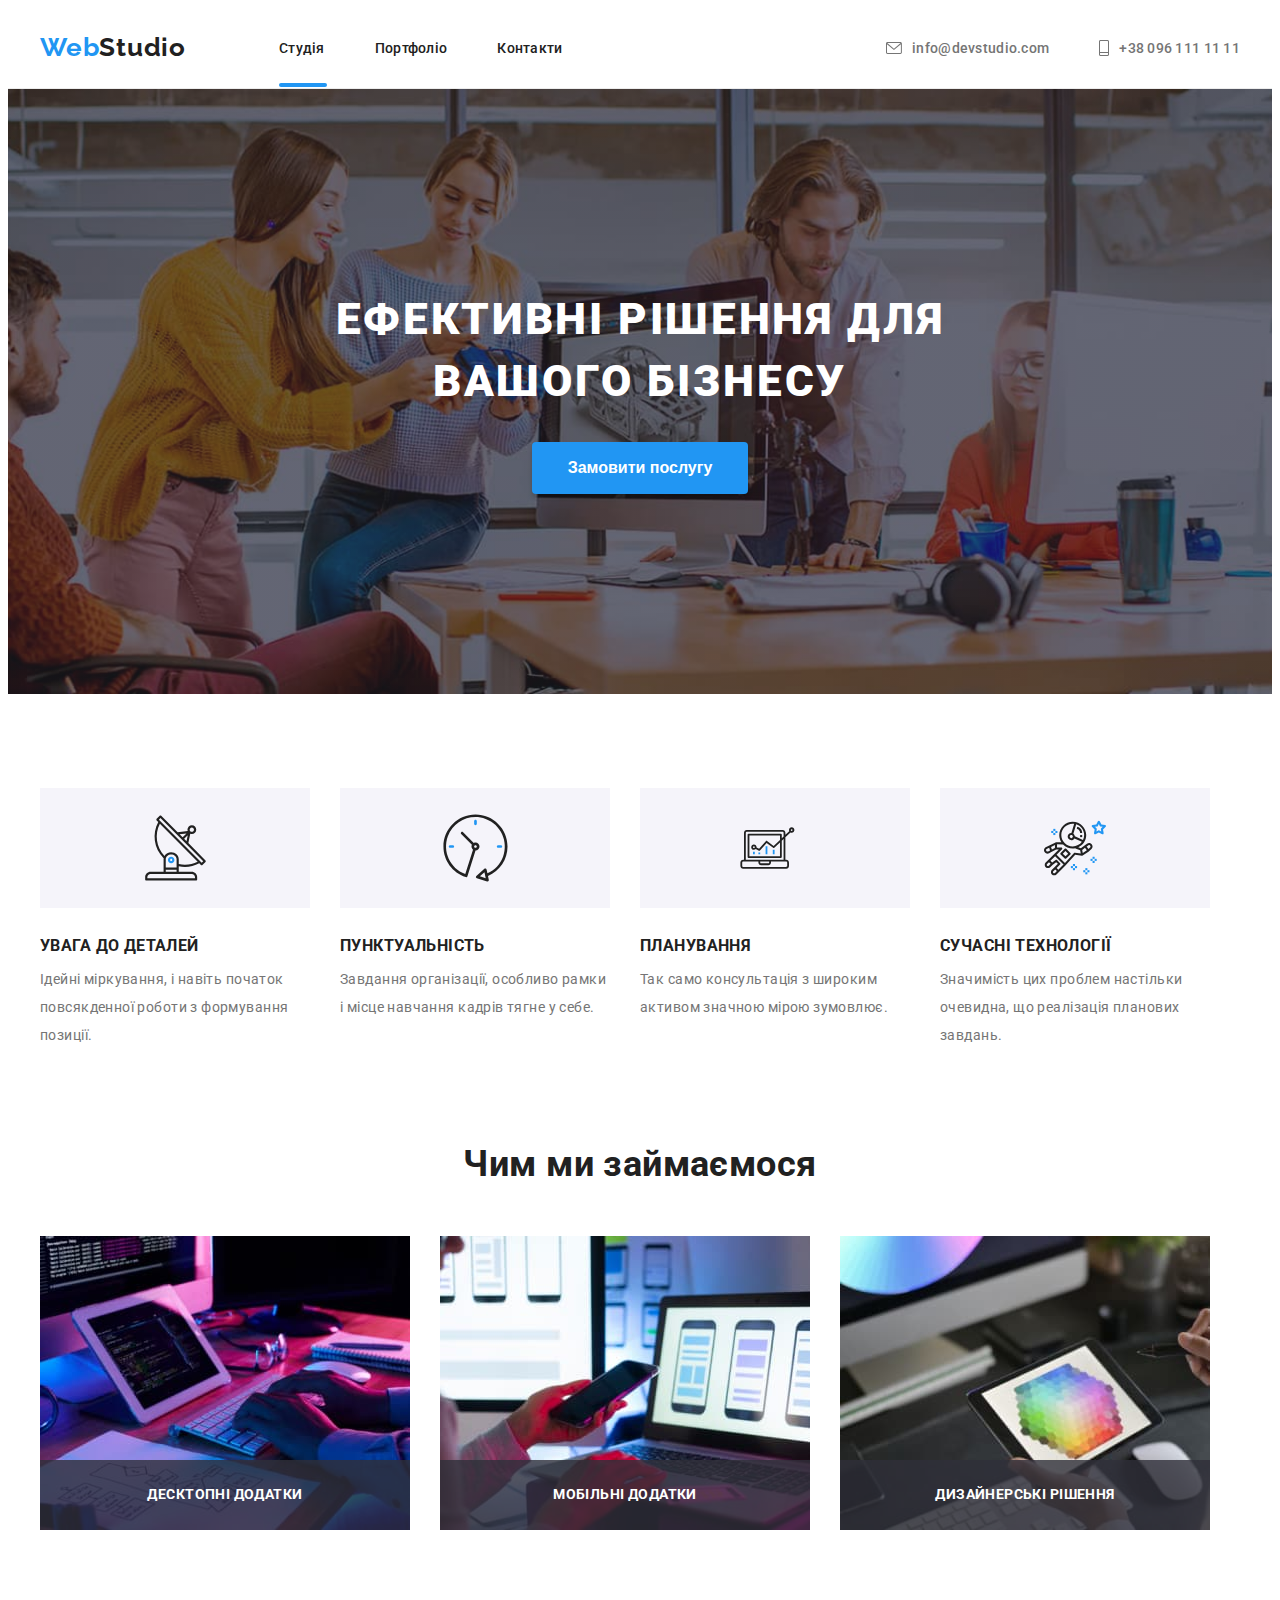
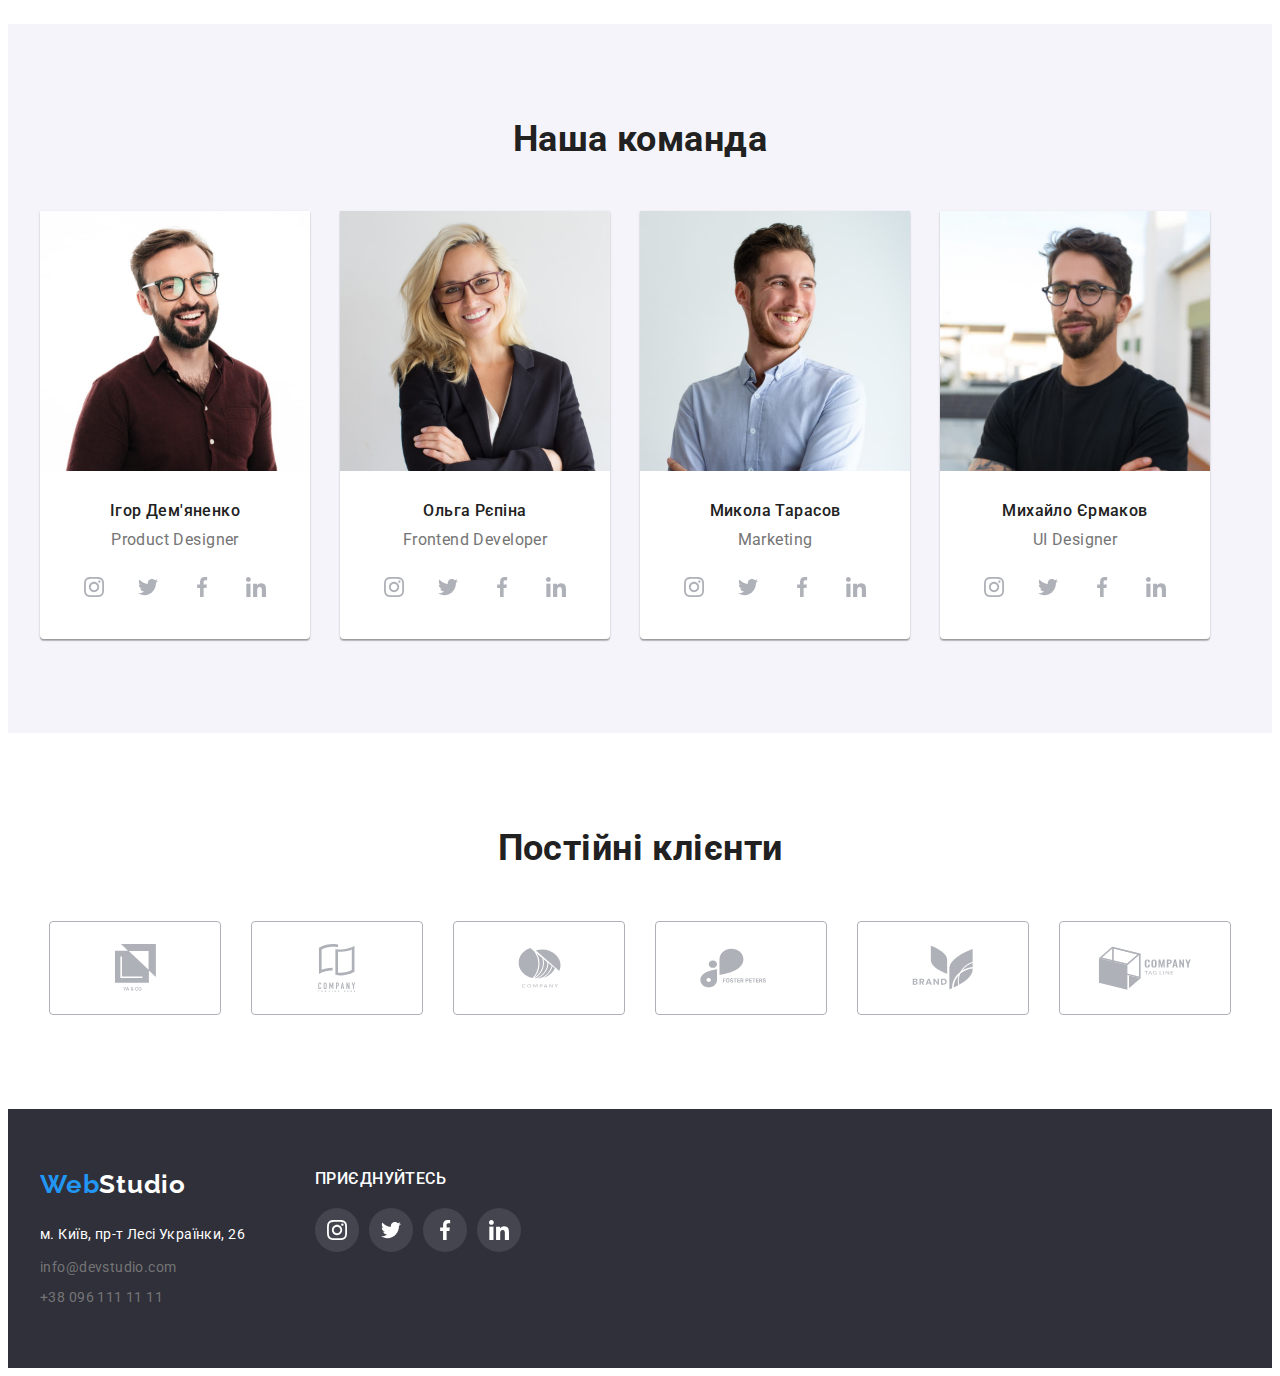
<file: index.html>
<!DOCTYPE html>
<html lang="uk">
<head>
  <title>WebStudio</title>
  <meta http-equiv="Content-Type" content="text/html;charset=UTF-8">
  <link href="https://fonts.googleapis.com/css2?family=Raleway:wght@700&family=Roboto:wght@400;500;700;900&display=swap" rel="stylesheet">
  <link rel="stylesheet" href="https://cdnjs.cloudflare.com/ajax/libs/modern-normalize/1.1.0/modern-normalize.min.css" integrity="sha512-wpPYUAdjBVSE4KJnH1VR1HeZfpl1ub8YT/NKx4PuQ5NmX2tKuGu6U/JRp5y+Y8XG2tV+wKQpNHVUX03MfMFn9Q==" crossorigin="anonymous" referrerpolicy="no-referrer" />
  <link rel="stylesheet" href="css/style.css">
  <meta name="viewport" content="width=device-width, initial-scale=1.0, maximum-scale=1.0, user-skalable=0">
  <link rel="shortcut icon" href="./images/ico/logo.ico">
</head>
<body>
<header class="header">
  <div class="container main-nav">
    <nav class="header-menu">
      <a class="menu-logo" href="./index.html"><span class="logo-blue">Web</span>Studio</a>
      <ul class="menu-list">
        <li class="menu-item">
          <a class="menu-link active included" href="./index.html">Студія</a>
        </li>
        <li class="menu-item">
          <a class="menu-link active" href="./portfolio.html">Портфоліо</a>
        </li>
        <li class="menu-item">
          <a class="menu-link active" href="">Контакти</a>
        </li>
      </ul>
    </nav>
    <ul class="menu-list">
      <li class="menu-contacts">
        <a class="active" href="mailto:info@devstudio.com">
          <svg class="menu-logo-email">
            <use href="./images/symbol-defs.svg#mail"></use>
          </svg>
          info@devstudio.com
        </a>
      </li>
      <li class="menu-contacts">
        <a class="active" href="tel:+380961111111">
          <svg class="menu-logo-phone">
            <use href="./images/symbol-defs.svg#phone"></use>
          </svg>
          +38 096 111 11 11
        </a>
      </li>
    </ul>
  </div>
</header>
<main>
<section class="hero hero-bg">
    <div class="container">
      <h1 class="hero-title">Ефективні рішення для вашого бізнесу</h1>
      <button class="hero-button" type="button">Замовити послугу</button>
    </div>
</section>
<section class="benefits">
  <div class="container">
    <ul class="benefits-list">
      <li class="benefits-item">
       <div class="benefits-icon-bg">
        <svg class="benefits-icon" width="65" height="70">
          <use href="./images/symbol-defs.svg#radio"></use>
        </svg>
       </div>
        <h3 class="benefits-title">УВАГА ДО ДЕТАЛЕЙ</h3>
        <p class="benefits-text">
          Ідейні міркування, і навіть початок повсякденної роботи з формування позиції.
        </p>
      </li>
      <li class="benefits-item">
       <div class="benefits-icon-bg">
        <svg class="benefits-icon" width="67" height="70">
          <use href="./images/symbol-defs.svg#time"></use>
        </svg>
       </div>
        <h3 class="benefits-title">ПУНКТУАЛЬНІСТЬ</h3>
        <p class="benefits-text">
          Завдання організації, особливо рамки і місце навчання кадрів тягне у себе.
        </p>
      </li>
      <li class="benefits-item">
        <div class="benefits-icon-bg">
          <svg class="benefits-icon" width="70" height="54">
            <use href="./images/symbol-defs.svg#computer"></use>
          </svg>
        </div>
        <h3 class="benefits-title">ПЛАНУВАННЯ</h3>
        <p class="benefits-text">
          Так само консультація з широким активом значною мірою зумовлює.
        </p>
      </li>
      <li class="benefits-item">
       <div class="benefits-icon-bg">
        <svg class="benefits-icon" width="70" height="62">
          <use href="./images/symbol-defs.svg#astronaut"></use>
        </svg>
       </div>
        <h3 class="benefits-title">СУЧАСНІ ТЕХНОЛОГІЇ</h3>
        <p class="benefits-text">
          Значимість цих проблем настільки очевидна, що реалізація планових завдань.
        </p>
      </li>
    </ul>
  </div>
</section>
<section class="work section">
 <div class="container">
  <h2 class="work-title title">Чим ми займаємося</h2>
  <ul class="work-list">
    <li class="work-item">
      <div class="work-thumb">
        <img class="work-imag" src="./images/gallery/img1.jpg" width="370" alt="programming">
        <div class="work-subtitle"><p>Десктопні додатки</p></div>
      </div>
      
    </li>
    <li class="work-item">
      <div class="work-thumb">
        <img class="work-imag" src="./images/gallery/img2.jpg" width="370" alt="application creation">
        <div class="work-subtitle"><p>Мобільні додатки</p></div>
      </div>
    </li>
    <li class="work-item">
      <div class="work-thumb">
        <img class="work-imag" src="./images/gallery/img3.jpg" width="370" alt="design">
        <div class="work-subtitle"><p>Дизайнерські рішення</p></div>
      </div>
    </li>
  </ul>
 </div> 
</section>
<section class="team section">
  <div class="container">
    <h2 class="team-title title">Наша команда</h2>
    <ul class="team-list">
      <li class="team-item">
        <img class="team-imag" src="./images/gallery/img.jpg" width="270" alt="Product Designer">
        <h3 class="team-name">Ігор Дем'яненко</h3>
        <p class="team-profession">Product Designer</p>
        <ul class="team-social">
          <li class="social-br">
            <a class="social-link" href="">
              <svg class="social-icon" width="20" height="20">
                <use href="./images/symbol-defs.svg#instagram"></use>
              </svg>
            </a>
          </li>
          <li class="social-br">
            <a class="social-link" href="">
              <svg class="social-icon" width="20" height="20">
                <use href="./images/symbol-defs.svg#twitter"></use>
              </svg>
            </a>
          </li>
          <li class="social-br">
            <a class="social-link" href="">
              <svg class="social-icon" width="20" height="20">
                <use href="./images/symbol-defs.svg#facebook"></use>
              </svg>
            </a>
          </li>
          <li class="social-br">
            <a class="social-link" href="">
              <svg class="social-icon" width="20" height="20">
                <use href="./images/symbol-defs.svg#linkedin"></use>
              </svg>
            </a>
          </li>
        </ul>
      </li>
      <li class="team-item">
        <img class="team-imag" src="./images/gallery/img(1).jpg" width="270" alt="Frontend Developer">
        <h3 class="team-name">Ольга Рєпіна</h3>
        <p class="team-profession">Frontend Developer</p>
        <ul class="team-social">
          <li class="social-br">
            <a class="social-link" href="">
              <svg class="social-icon" width="20" height="20">
                <use href="./images/symbol-defs.svg#instagram"></use>
              </svg>
            </a>
          </li>
          <li class="social-br">
            <a class="social-link" href="">
              <svg class="social-icon" width="20" height="20">
                <use href="./images/symbol-defs.svg#twitter"></use>
              </svg>
            </a>
          </li>
          <li class="social-br">
            <a class="social-link" href="">
              <svg class="social-icon" width="20" height="20">
                <use href="./images/symbol-defs.svg#facebook"></use>
              </svg>
            </a>
          </li>
          <li class="social-br">
            <a class="social-link" href="">
              <svg class="social-icon" width="20" height="20">
                <use href="./images/symbol-defs.svg#linkedin"></use>
              </svg>
            </a>
          </li>
        </ul>
      </li>
      <li class="team-item">
        <img class="team-imag" src="./images/gallery/img(2).jpg" width="270" alt="Marketing">
        <h3 class="team-name">Микола Тарасов</h3>
        <p class="team-profession">Marketing</p>
          <ul class="team-social">
            <li class="social-br">
            <a class="social-link" href="">
              <svg class="social-icon" width="20" height="20">
                <use href="./images/symbol-defs.svg#instagram"></use>
              </svg>
            </a>
          </li>
          <li class="social-br">
            <a class="social-link" href="">
              <svg class="social-icon" width="20" height="20">
                <use href="./images/symbol-defs.svg#twitter"></use>
              </svg>
            </a>
          </li>
          <li class="social-br">
            <a class="social-link" href="">
              <svg class="social-icon" width="20" height="20">
                <use href="./images/symbol-defs.svg#facebook"></use>
              </svg>
            </a>
          </li>
          <li class="social-br">
            <a class="social-link" href="">
              <svg class="social-icon" width="20" height="20">
                <use href="./images/symbol-defs.svg#linkedin"></use>
              </svg>
            </a>
          </li>
        </ul>
      </li>
      <li class="team-item">
        <img class="team-imag" src="./images/gallery/img(3).jpg" width="270" alt="UI Designer">
        <h3 class="team-name">Михайло Єрмаков</h3>
        <p class="team-profession">UI Designer</p>
        <ul class="team-social">
          <li class="social-br">
            <a class="social-link" href="">
              <svg class="social-icon" width="20" height="20">
                <use href="./images/symbol-defs.svg#instagram"></use>
              </svg>
            </a>
          </li>
          <li class="social-br">
            <a class="social-link" href="">
              <svg class="social-icon" width="20" height="20">
                <use href="./images/symbol-defs.svg#twitter"></use>
              </svg>
            </a>
          </li>
          <li class="social-br">
            <a class="social-link" href="">
              <svg class="social-icon" width="20" height="20">
                <use href="./images/symbol-defs.svg#facebook"></use>
              </svg>
            </a>
          </li>
          <li class="social-br">
            <a class="social-link" href="">
              <svg class="social-icon" width="20" height="20">
                <use href="./images/symbol-defs.svg#linkedin"></use>
              </svg>
            </a>
          </li>
        </ul>
      </li>
    </ul>
  </div>
</section>
<section class="company section">
  <div class="container">
    <h2 class="company-title title">Постійні клієнти</h2>
    <ul class="company-list">
      <li class="company-item">
        <a class="company-link" href="">
          <svg class="company-icon" width="41" height="47">
            <use href="./images/symbol-defs.svg#company1"></use>
          </svg>
        </a>
      </li>
      <li class="company-item">
        <a class="company-link" href="">
          <svg class="company-icon" width="40" height="48">
            <use href="./images/symbol-defs.svg#company2"></use>
          </svg>
        </a>
      </li>
      <li class="company-item">
        <a class="company-link" href="">
          <svg class="company-icon" width="43" height="41">
            <use href="./images/symbol-defs.svg#company3"></use>
          </svg>
        </a>
      </li>
      <li class="company-item">
        <a class="company-link" href="">
          <svg class="company-icon" width="84" height="40">
            <use href="./images/symbol-defs.svg#company4"></use>
          </svg>
        </a>
      </li>
      <li class="company-item">
        <a class="company-link" href="">
          <svg class="company-icon" width="62" height="45">
            <use href="./images/symbol-defs.svg#company5"></use>
          </svg>
        </a>
      </li>
      <li class="company-item">
        <a class="company-link" href="">
          <svg class="company-icon" width="94" height="44">
            <use href="./images/symbol-defs.svg#company6"></use>
          </svg>
        </a>
      </li>
    </ul>
  </div>
</section>
</main>
<footer class="footer">
 <div class="container">
  <address>
    <div class="footer-contacts">
      <a class="footer-logo menu-logo" href="./index.html"><span class="logo-blue">Web</span>Studio</a>
      <ul class="footer-list">
        <li class="footer-item">
          <a class="footer-address active" href="https://goo.gl/maps/CPtrU1FHBa2aNyZL9" target="_blank"
            rel="noopener noreferrer nofollow">м. Київ, пр-т Лесі Українки, 26</a>
        </li>
        <li class="footer-item">
          <a class="footer-mail active" href="mailto:info@devstudio.com">info@devstudio.com</a>
        </li>
        <li class="footer-item">
          <a class="footer-tel active" href="tel:+380961111111">+38 096 111 11 11</a>
        </li>
      </ul>
    </div>
    <div class="footer-connect">
      <p class="footer-connect-title">приєднуйтесь</p>
      <ul class="team-social">
        <li class="social-br">
          <a class="social-link footer-link" href="">
            <svg class="social-icon" width="20" height="20">
              <use href="./images/symbol-defs.svg#instagram"></use>
            </svg>
          </a>
        </li>
        <li class="social-br">
          <a class="social-link footer-link" href="">
            <svg class="social-icon" width="20" height="20">
              <use href="./images/symbol-defs.svg#twitter"></use>
            </svg>
          </a>
        </li>
        <li class="social-br">
          <a class="social-link footer-link" href="">
            <svg class="social-icon" width="20" height="20">
              <use href="./images/symbol-defs.svg#facebook"></use>
            </svg>
          </a>
        </li>
        <li class="social-br">
          <a class="social-link footer-link" href="">
            <svg class="social-icon" width="20" height="20">
              <use href="./images/symbol-defs.svg#linkedin"></use>
            </svg>
          </a>
        </li>
      </ul>
    </div>
  </address>
 </div>
</footer>
</body>
</html>
</file>
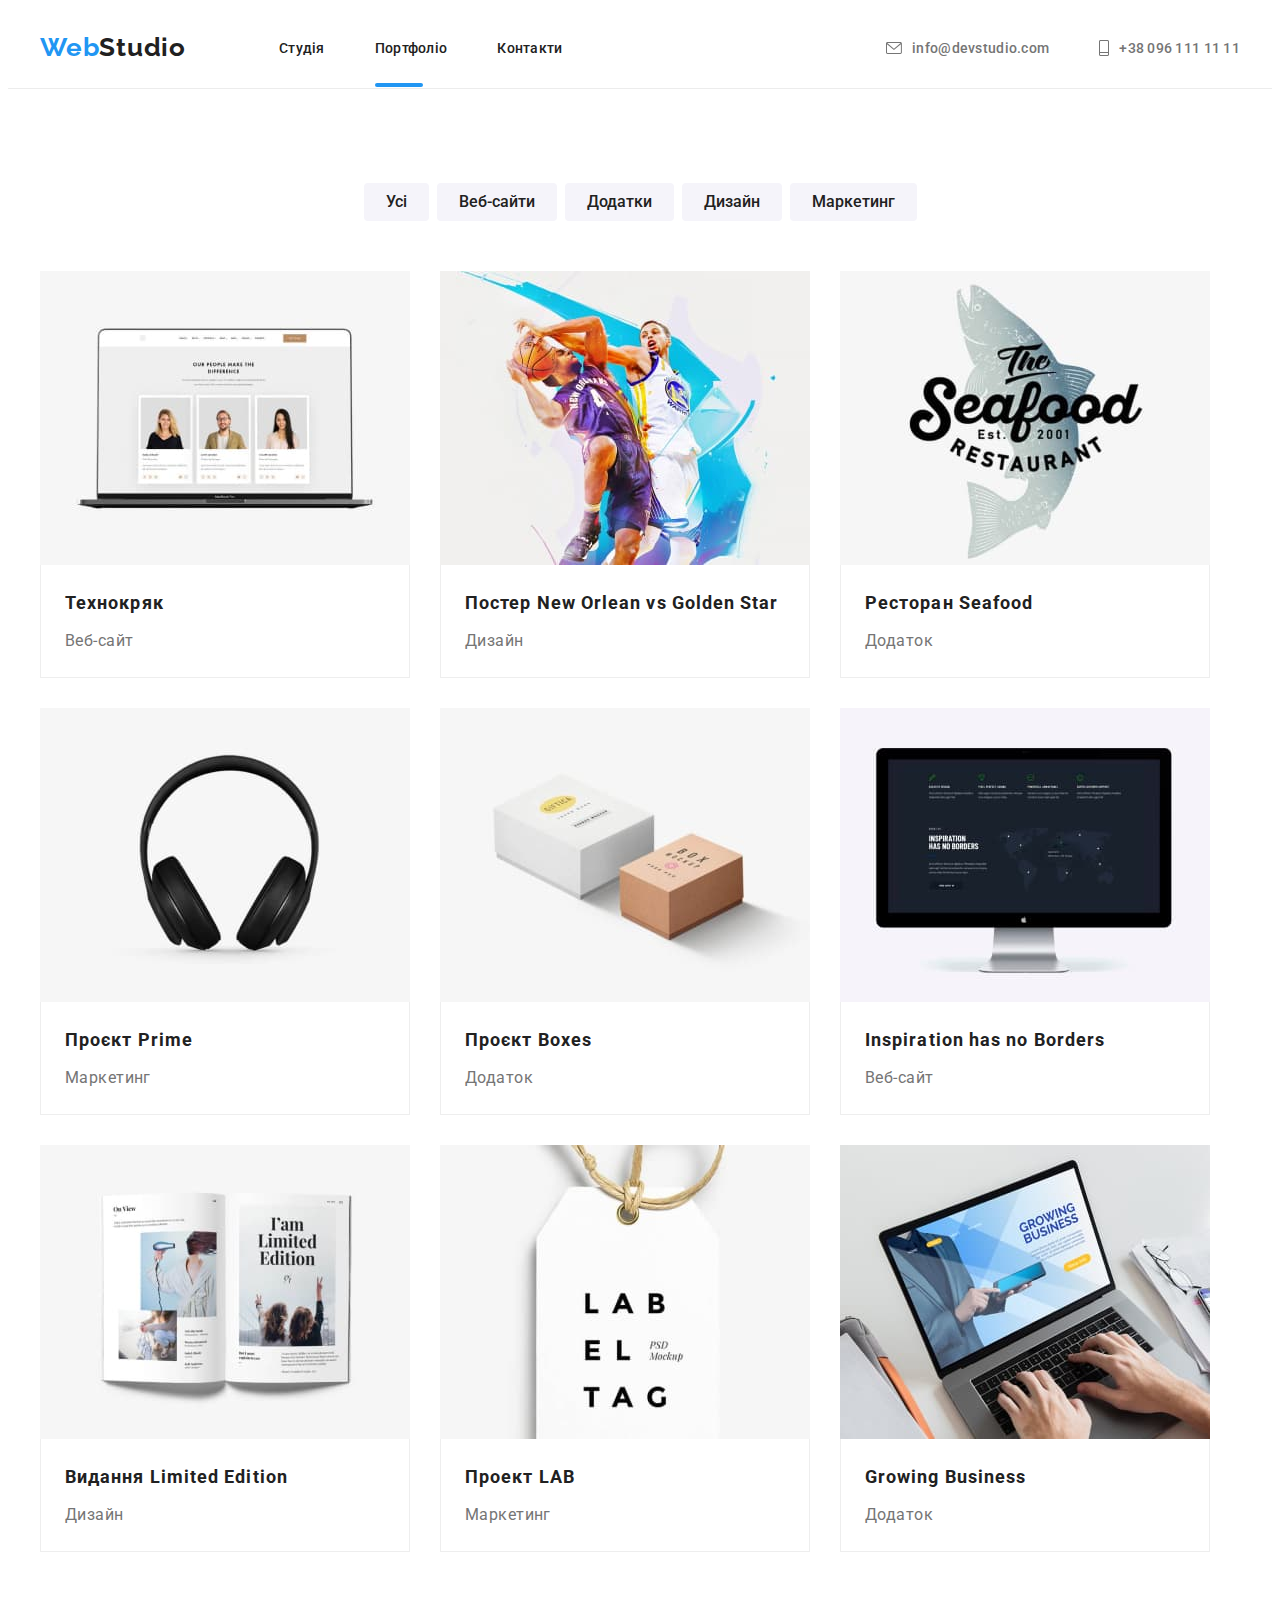
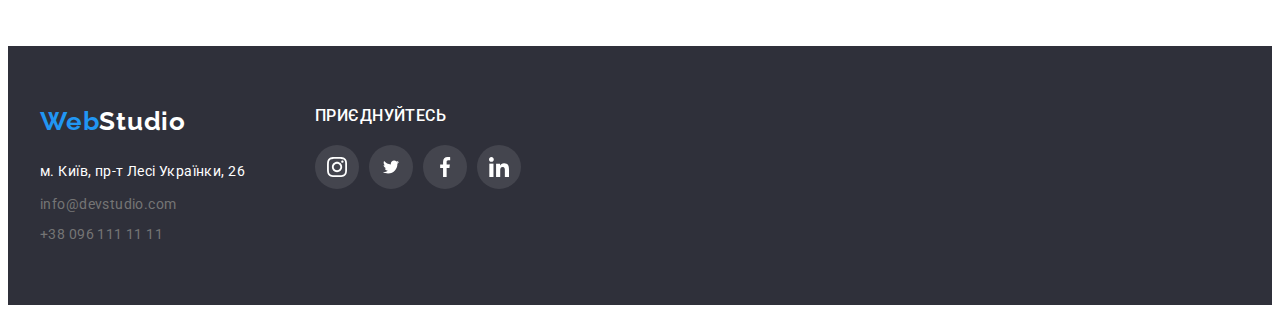
<file: portfolio.html>
<!DOCTYPE html>
<html lang="uk">
<head>
  <title>WebStudio</title>
  <meta http-equiv="Content-Type" content="text/html;charset=UTF-8">
  <link href="https://fonts.googleapis.com/css2?family=Raleway:wght@700&family=Roboto:wght@400;500;700;900&display=swap" rel="stylesheet">
  <link rel="stylesheet" href="https://cdnjs.cloudflare.com/ajax/libs/modern-normalize/1.1.0/modern-normalize.min.css"
    integrity="sha512-wpPYUAdjBVSE4KJnH1VR1HeZfpl1ub8YT/NKx4PuQ5NmX2tKuGu6U/JRp5y+Y8XG2tV+wKQpNHVUX03MfMFn9Q=="
    crossorigin="anonymous" referrerpolicy="no-referrer" />
  <link rel="stylesheet" href="css/style.css">
  <meta name="viewport" content="width=device-width, initial-scale=1.0, maximum-scale=1.0, user-skalable=0">
  <link rel="shortcut icon" href="./image/ico/logo.ico">
</head>
<body>
  <header class="header">
    <div class="container main-nav">
      <nav class="header-menu">
        <a class="menu-logo" href="./index.html"><span class="logo-blue">Web</span>Studio</a>
        <ul class="menu-list">
          <li class="menu-item">
            <a class="menu-link active" href="./index.html">Студія</a>
          </li>
          <li class="menu-item">
            <a class="menu-link active included" href="./portfolio.html">Портфоліо</a>
          </li>
          <li class="menu-item">
            <a class="menu-link active" href="">Контакти</a>
          </li>
        </ul>
      </nav>
      <ul class="menu-list">
        <li class="menu-contacts">
          <a class="active" href="mailto:info@devstudio.com">
            <svg class="menu-logo-email">
              <use href="./images/symbol-defs.svg#mail"></use>
            </svg>
            info@devstudio.com
          </a>
        </li>
        <li class="menu-contacts">
          <a class="active" href="tel:+380961111111">
            <svg class="menu-logo-phone">
              <use href="./images/symbol-defs.svg#phone"></use>
            </svg>
            +38 096 111 11 11
          </a>
        </li>
      </ul>
    </div>
  </header>
<main>
<section class="portfolio section">
<div class="container">
      <ul class="button-list">
        <li class="button-item">
          <button class="button" type="button">Усі</button>
        </li>
        <li class="button-item">
          <button class="button" type="button">Веб-сайти</button>
        </li>
        <li class="button-item">
          <button class="button" type="button">Додатки</button>
        </li>
        <li class="button-item">
          <button class="button" type="button">Дизайн</button>
        </li>
        <li class="button-item">
          <button class="button" type="button">Маркетинг</button>
        </li>
      </ul>
      <ul class="portfolio-list">
        <li class="portfolio-item">
          <a class="portfolio-link" href="">
            <div class="portfolio-overlay">
              <img class="portfolio-imag" src="./images/portfolio/img1.jpg" width="370" alt="">
              <div class="portfolio-thumb">
                <p>Ресурс пропонує комплексні пропозиції з різним рівнем функціоналу та сервісів. Все це дозволить відвідувачу отримати
                вичерпні відомості про компанію чи приватну особу.</p>
            </div>
            </div>
            <div class="portfolio-info">
              <h2 class="portfolio-title">Технокряк</h2>
              <p class="portfolio-text">Веб-сайт</p>
            </div>
          </a>
        </li>
        <li class="portfolio-item">
          <a class="portfolio-link" href="">
              <div class="portfolio-overlay">
                <img class="portfolio-imag" src="./images/portfolio/img2.jpg" width="370" alt="">
                <div class="portfolio-thumb">
                  <p>Ресурс пропонує комплексні пропозиції з різним рівнем функціоналу та сервісів. Все це дозволить відвідувачу
                    отримати вичерпні відомості про компанію чи приватну особу.</p>
              </div>
            </div>
            <div class="portfolio-info">
              <h2 class="portfolio-title">Постер New Orlean vs Golden Star</h2>
              <p class="portfolio-text">Дизайн</p>
            </div>
          </a>
        </li>
        <li class="portfolio-item">
          <a class="portfolio-link" href="">
            <div class="portfolio-overlay">
              <img class="portfolio-imag" src="./images/portfolio/img3.jpg" width="370" alt="">
              <div class="portfolio-thumb">
                <p>Ресурс пропонує комплексні пропозиції з різним рівнем функціоналу та сервісів. Все це дозволить відвідувачу
                  отримати вичерпні відомості про компанію чи приватну особу.</p>
            </div>
            </div>
            <div class="portfolio-info">
              <h2 class="portfolio-title">Ресторан Seafood</h2>
              <p class="portfolio-text">Додаток</p>
            </div>
          </a>
        </li>
        <li class="portfolio-item">
          <a class="portfolio-link" href="">
            <div class="portfolio-overlay">
              <img class="portfolio-imag" src="./images/portfolio/img4.jpg" width="370" alt="">
              <div class="portfolio-thumb">
                <p>Ресурс пропонує комплексні пропозиції з різним рівнем функціоналу та сервісів. Все це дозволить відвідувачу
                  отримати вичерпні відомості про компанію чи приватну особу.</p>
              </div>
            </div class="portfolio-overlay">
            <div class="portfolio-info">
              <h2 class="portfolio-title">Проєкт Prime</h2>
              <p class="portfolio-text">Маркетинг</p>
            </div>
          </a>
        </li>
        <li class="portfolio-item">
          <a class="portfolio-link" href="">
           <div class="portfolio-overlay">
            <img class="portfolio-imag" src="./images/portfolio/img5.jpg" width="370" alt="">
            <div class="portfolio-thumb">
              <p>Ресурс пропонує комплексні пропозиції з різним рівнем функціоналу та сервісів. Все це дозволить відвідувачу
                отримати вичерпні відомості про компанію чи приватну особу.</p>
            </div>
           </div>
            <div class="portfolio-info">
              <h2 class="portfolio-title">Проєкт Boxes</h2>
              <p class="portfolio-text">Додаток</p>
            </div>
          </a>
        </li>
        <li class="portfolio-item">
          <a class="portfolio-link" href="">
           <div class="portfolio-overlay">
            <img class="portfolio-imag" src="./images/portfolio/img6.jpg" width="370" alt="">
            <div class="portfolio-thumb">
              <p>Ресурс пропонує комплексні пропозиції з різним рівнем функціоналу та сервісів. Все це дозволить відвідувачу
                отримати вичерпні відомості про компанію чи приватну особу.</p>
            </div>
           </div>
            <div class="portfolio-info">
              <h2 class="portfolio-title">Inspiration has no Borders</h2>
              <p class="portfolio-text">Веб-сайт</p>
            </div>
          </a>
        </li>
        <li class="portfolio-item">
          <a class="portfolio-link" href="">
           <div class="portfolio-overlay">
            <img class="portfolio-imag" src="./images/portfolio/img7.jpg" width="370" alt="">
            <div class="portfolio-thumb">
              <p>Ресурс пропонує комплексні пропозиції з різним рівнем функціоналу та сервісів. Все це дозволить відвідувачу
                отримати вичерпні відомості про компанію чи приватну особу.</p>
            </div>
           </div>
            <div class="portfolio-info">
              <h2 class="portfolio-title">Видання Limited Edition</h2>
              <p class="portfolio-text">Дизайн</p>
            </div>
          </a>
        </li>
        <li class="portfolio-item">
          <a class="portfolio-link" href="">
            <div class="portfolio-overlay">
              <img class="portfolio-imag" src="./images/portfolio/img8.jpg" width="370" alt="">
              <div class="portfolio-thumb">
                <p>Ресурс пропонує комплексні пропозиції з різним рівнем функціоналу та сервісів. Все це дозволить відвідувачу
                  отримати вичерпні відомості про компанію чи приватну особу.</p>
              </div>
            </div>
            <div class="portfolio-info">
              <h2 class="portfolio-title">Проект LAB</h2>
              <p class="portfolio-text">Маркетинг</p>
            </div>
          </a>
        </li>
        <li class="portfolio-item">
          <a class="portfolio-link" href="">
            <div class="portfolio-overlay">
              <img class="portfolio-imag" src="./images/portfolio/img9.jpg" width="370" alt="">
              <div class="portfolio-thumb">
                <p>Ресурс пропонує комплексні пропозиції з різним рівнем функціоналу та сервісів. Все це дозволить відвідувачу
                  отримати вичерпні відомості про компанію чи приватну особу.</p>
              </div>
            </div>
            <div class="portfolio-info">
              <h2 class="portfolio-title">Growing Business</h2>
              <p class="portfolio-text">Додаток</p>
            </div>
          </a>
        </li>
      </ul>
</div>
</section>
</main>
<footer class="footer">
  <div class="container">
    <address>
      <div class="footer-contacts">
        <a class="footer-logo menu-logo" href="./index.html"><span class="logo-blue">Web</span>Studio</a>
        <ul class="footer-list">
          <li class="footer-item">
            <a class="footer-address active" href="https://goo.gl/maps/CPtrU1FHBa2aNyZL9" target="_blank"
              rel="noopener noreferrer nofollow">м. Київ, пр-т Лесі Українки, 26</a>
          </li>
          <li class="footer-item">
            <a class="footer-mail active" href="mailto:info@devstudio.com">info@devstudio.com</a>
          </li>
          <li class="footer-item">
            <a class="footer-tel active" href="tel:+380961111111">+38 096 111 11 11</a>
          </li>
        </ul>
      </div>
      <div class="footer-connect">
        <p class="footer-connect-title">приєднуйтесь</p>
        <ul class="team-social">
          <li class="social-br">
            <a class="social-link footer-link" href="">
              <svg class="social-icon" width="20" height="20">
                <use href="./images/symbol-defs.svg#instagram"></use>
              </svg>
            </a>
          </li>
          <li class="social-br">
            <a class="social-link footer-link" href="">
              <svg class="social-icon" width="20" height="16">
                <use href="./images/symbol-defs.svg#twitter"></use>
              </svg>
            </a>
          </li>
          <li class="social-br">
            <a class="social-link footer-link" href="">
              <svg class="social-icon" width="20" height="20">
                <use href="./images/symbol-defs.svg#facebook"></use>
              </svg>
            </a>
          </li>
          <li class="social-br">
            <a class="social-link footer-link" href="">
              <svg class="social-icon" width="20" height="20">
                <use href="./images/symbol-defs.svg#linkedin"></use>
              </svg>
            </a>
          </li>
        </ul>
      </div>
    </address>
  </div>
</footer>
</body>
</html>
</file>
<file: css/style.css>
ul, li {
	list-style: none;
	margin: 0;
	padding: 0;
}

h1, h2, h3, h4, h5, h6, p {
	margin: 0;
	padding: 0;
}

a {
	text-decoration: none;
}

img {
	display: block;
}

:root{
	--main-color: #212121;
	--secondary-color: #757575;
	--active-color: #2196F3;
	--background-color: #2F303A;
	--background-btn: #188CE8;
}

body{
	font-family: 'Roboto', sans-serif;
	color: var(--main-color);
	font-size: 14px;
	line-height: 1;
	text-decoration: none;
	letter-spacing: 0.03em;
}

.container {
	margin: 0 auto;
	max-width: 1200px;
	padding: 0 15px 0 15px; 
}

.section {
	padding: 94px 0;
}

.title {
	color: var(--main-color);
	font-weight: 700;
	font-size: 36px;
	line-height: 1.2;
	text-align: center;
	margin: 0 0 50px 0;
}

.active:hover,
.active:focus {
	color: var(--active-color);
}


.menu-item {
	position: relative;
}

.included {
	color: var(--active-color);
}

.included::after {
	content: '';
	display: flex;
	position: absolute;
	bottom: 0;
	background: #2196F3;
	border-radius: 2px;
	width: 48px;
	height: 4px;
}

/* general */
/* header */

.header {
  border-bottom:1px solid #ECECEC;
}

.main-nav {
	display: flex;
	justify-content: space-between;
	align-items: center;
}

.header-menu {
	display: flex;
	align-items: center;
}

.logo-blue{
  color: var(--active-color);
}

.menu-logo {
	color: var(--main-color);
	font-family: 'Raleway';
	font-weight: 700;
	font-size: 26px;
	line-height: 1.2;
	letter-spacing: 0.03em;

	margin: 0 93px 0 0;
}

.menu-list {
	display: flex;
}

.menu-list li:not(:last-child) {
	margin: 0 50px 0 0;
}


.menu-contacts {
	display: flex;
	align-items: center;
	color: #757575;
}

.menu-contacts a {
	display: flex;
	align-items: center;
	font-weight: 500;
	letter-spacing: 0.02em;
	color: inherit;
	padding: 32px 0;
}

.menu-contacts:hover {
	color: var(--active-color);
	cursor: pointer;
}

.menu-logo-email {
	width: 16px;
	height: 12px;
	margin: 0 10px 0 0;
	fill: currentColor;
}

.menu-logo-phone {
	width: 10px;
	height: 16px;
	margin: 0 10px 0 0;
	fill: currentColor;
}

.menu-logo-email:hover {
	fill: currentColor;
}

.menu-logo-phone:hover {
	fill: currentColor;
}

.menu-link {
	display: block;
	font-weight: 500;
	letter-spacing: 0.02em;
	color: var(--main-color);

	padding: 32px 0;
}

.dynamic {
	color: var(--active-color);
}

/* index.html */

/* hero */

.hero {
	text-align: center;
	padding: 200px 0;
}

.hero-bg {
	max-width: 1600px;
	margin: 0 auto;
	background: #C4C4C4;
	background-image: linear-gradient(rgba(47, 48, 58, 0.4), rgba(47, 48, 58, 0.4)), url(../images/hero-bg.jpg);
	background-position: center;
	background-size: cover;
	background-repeat: no-repeat;
	
}

.hero-title {
	text-transform: uppercase;
	color: #fff;
	font-weight: 900;
	font-size: 44px;
	line-height: 1.4;
	letter-spacing: 0.06em;

	margin: 0 auto 30px auto;
	max-width: 696px;
}

.hero-button {
	display: inline-block;

	color: #fff;
	font-weight: 700;
	font-size: 16px;
	line-height: 2;
	min-width: 216px;

	cursor: pointer;
	background: var(--active-color);
	box-shadow: 0px 4px 4px rgba(0, 0, 0, 0.15);
	border-radius: 4px;
	border: none;

	padding: 10px 32px;
}

.hero-button:hover,
.hero-button:focus {
	background: var(--background-btn);
}

/* benefits */

.benefits {
	padding: 94px 0 0 0;
}

.benefits-list {
	display: flex;
	column-gap: 30px;
}

.benefits-item {
	width: 270px;
}

.benefits-icon-bg {
	display: flex;
	justify-content: center;
	align-items: center;
	width: 270px;
	height: 120px;
	background: #F5F4FA;
	margin: 0 0 30px 0;
}

.benefits-title {
	color: var(--main-color);
	font-weight: 700;
	line-height: 1;
	margin: 0 0 10px 0;
}

.benefits-text {
	color: var(--secondary-color);
	line-height: 2;
}

/* work */

.work-list {
display: flex;
	column-gap: 30px;
}

.work-thumb {
	position: relative;
	display: flex;
}

.work-imag {
	max-width: 100%;
	height: auto;
}

.work-subtitle {
	position: absolute;
	bottom: 0;
	display: flex;
	align-items: center;
	justify-content: center;
	
	width: 100%;
	height: 70px;
	background: rgba(47, 48, 58, 0.8);
}

.work-subtitle p {
	font-weight: 700;
	font-size: 14px;
	line-height: 1.14;
	text-transform: uppercase;
	color: #fff;
}

/* team */

.team {
	background: #F5F4FA;
}

.team-list {
	display: flex;
	column-gap: 30px;
}

.team-item {
  text-align: center;
	width: 270px;

	background: #FFFFFF;
	box-shadow: 0px 1px 3px rgba(0, 0, 0, 0.12), 0px 1px 1px rgba(0, 0, 0, 0.14), 0px 2px 1px rgba(0, 0, 0, 0.2);
	border-radius: 0px 0px 4px 4px;
}

.team-imag {
	max-width: 100%;
	height: auto;
}

.team-name {
	color: var(--main-color);
	font-weight: 500;
	font-size: 16px;
	line-height: 1.2;
	margin: 0 0 10px 0;
	padding: 30px 0 0 0;
}

.team-profession {
	color: var(--secondary-color);
	font-size: 16px;
	line-height: 1.2;
	margin: 0 0 16px 0;
}

.team-social {
	display: flex;
	justify-content: center;
	padding: 0 0 30px 0;
	column-gap: 10px;
}

/* social */

.social-br {
}

.social-link {
	display: flex;
	justify-content: center;
	align-items: center;
	
	width: 44px;
	height: 44px;
	border-radius: 50%;
	color: #AFB1B8;
	cursor: pointer;
}

.social-link:hover {
	background: var(--active-color);
	color: #fff;
}

.social-icon {
	fill: currentColor;
}

/* company */

.company-list {
	display: flex;
	justify-content: center;
	column-gap: 30px;
}

.company-item {
	
}

.company-link {
	display: flex;
	justify-content: center;
	align-items: center;
	width: 170px;
	height: 92px;
	border: 1px solid #AFB1B8;
	border-radius: 4px;
	color: #afb1b8;
}

.company-link:hover {
	border-color: var(--active-color);
	color: var(--active-color);
	cursor: pointer;
}

.company-icon {
	fill: currentColor;
}
.company-icon:hover {
	fill: currentColor;
}
	
/* portfolio.html */

.button-list {
   display: flex;
	 justify-content: center;
	 column-gap: 8px;
	 margin: 0 0 50px 0;
}

.button {
	color: var(--main-color);
	font-family: inherit;
	font-weight: 500;
	font-size: 16px;
	line-height: 1.62;

	background: #F5F4FA;
	border: none;
	border-radius: 4px;
	cursor: pointer;
	padding: 6px 22px;
}

.button:hover,
.button:focus {
	color: #fff;
	background: var(--active-color);
	box-shadow: 0px 3px 1px rgba(0, 0, 0, 0.1), 0px 1px 2px rgba(0, 0, 0, 0.08), 0px 2px 2px rgba(0, 0, 0, 0.12);
}

.portfolio-list {
	display: flex;
	flex-wrap: wrap;
	gap: 30px;
}

.portfolio-link {
	display: block;
	width: 370px;
	background: #FFFFFF;
}

.portfolio-link:hover {
	box-shadow: 0px 3px 1px rgba(0, 0, 0, 0.1), 0px 1px 2px rgba(0, 0, 0, 0.08), 0px 2px 2px rgba(0, 0, 0, 0.12);
}

.portfolio-imag {
	max-width: 100%;
	height: auto;
}

.portfolio-info {
	padding: 20px 24px;
	border-left: 1px solid #EEEEEE;
	border-right: 1px solid #EEEEEE;
	border-bottom: 1px solid #EEEEEE;
}

.portfolio-title {
	color: var(--main-color);
	font-weight: 700;
	font-size: 18px;
	line-height: 2;
	letter-spacing: 0.06em;
	margin: 0 0 4px 0;
}

.portfolio-text {
	color: var(--secondary-color);
	font-size: 16px;
	line-height: 2;
}

.portfolio-overlay {
	overflow: hidden;
	position: relative;
}

.portfolio-thumb {
	position: absolute;
	top: 0;
	left: 0;

	background: rgba(33, 150, 243, 0.9);
	font-size: 18px;
	line-height: 1.55;
	color: #fff;
	padding: 63px 24px;

	height: 100%;
	width: 100%;

	transform: translateY(100%);
	transition: transform 250ms cubic-bezier(0.4, 0, 0.2, 1);
}

.portfolio-list .portfolio-item:hover .portfolio-thumb {
	transform: translateY(0);
}

/* footer */

address {
	display: flex;
	font-style: normal;
}

.footer {
	background: var(--background-color);
	padding: 60px 0;
}

/* footer-contacts */

.footer-contacts {
	margin: 0 70px 0 0;
}
.footer-logo {
	display: inline-block;
	color: #fff;
	margin: 0 0 20px 0;
}

.footer-list li:not(:last-child) {
	margin-bottom: 9px;
}

.footer-address{
	color: #fff;
	line-height: 2;
}

.footer-mail,
.footer-tel {
	color: var(--secondary-color);
	line-height: 1.5;
}

/* footer-connect */

.footer-connect-title{
	color: #fff;
	font-weight: 500;
	font-size: 16px;
	line-height: 1.2;
	margin: 0 0 20px 0;
	text-transform: uppercase;
}

.footer-link {
	background: rgba(255, 255, 255, 0.1);
	color: #fff;
}
</file>
